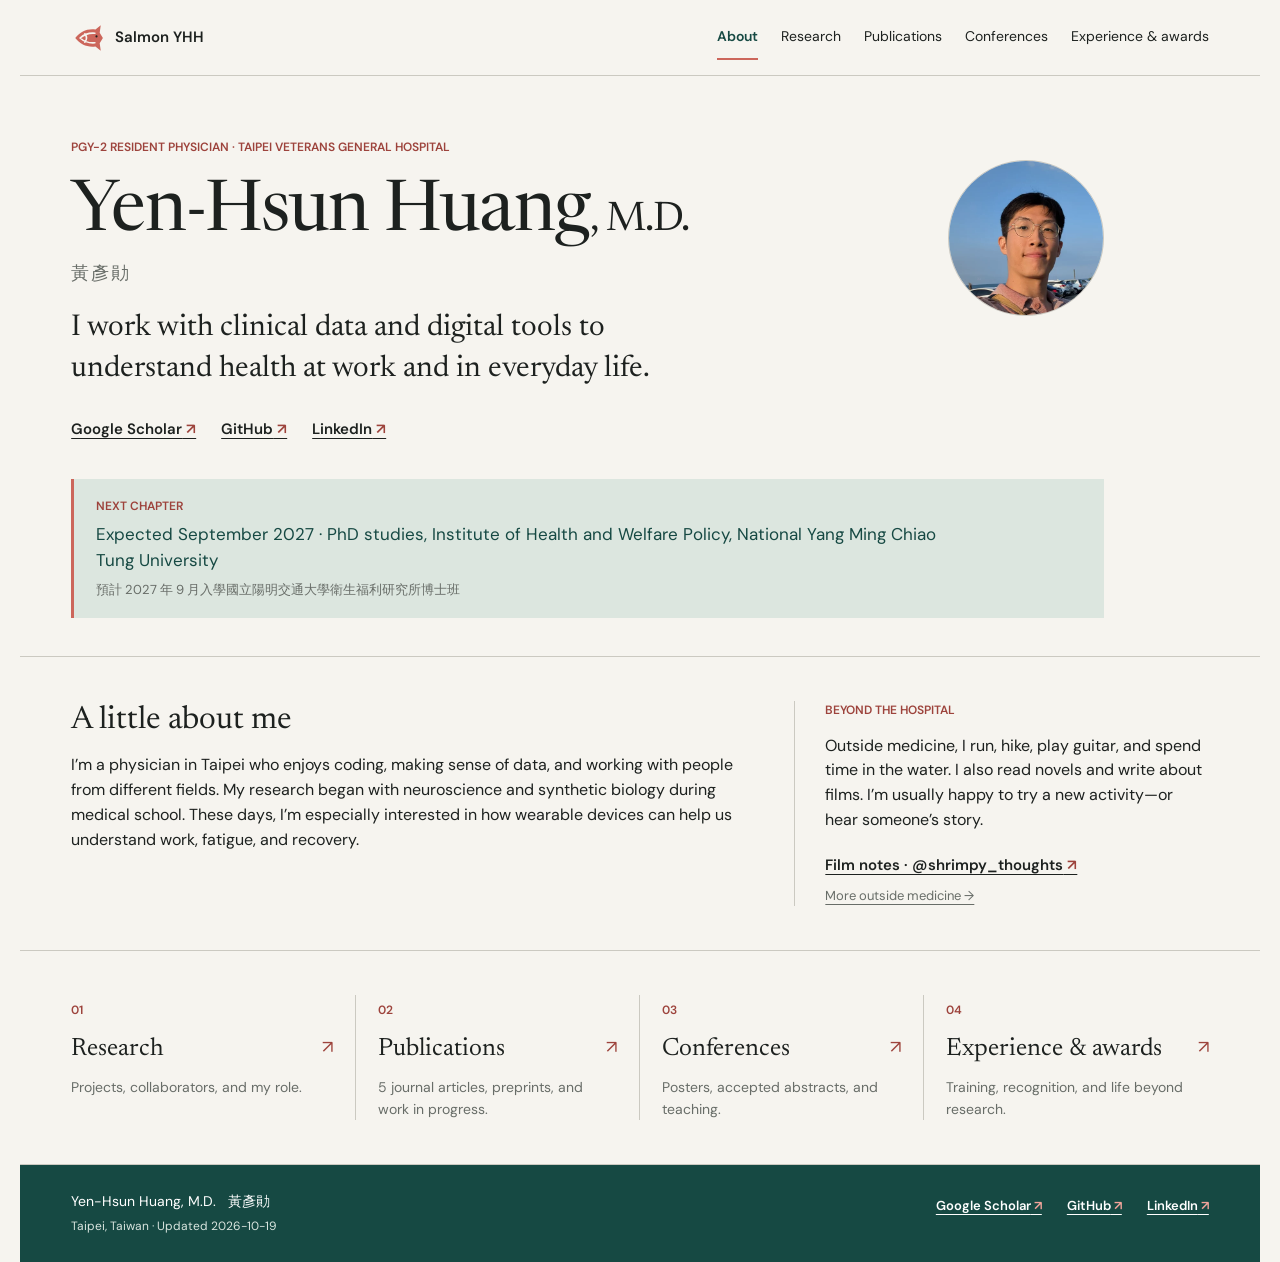
<file: index.html>
<!DOCTYPE html>
<!-- Generated by scripts/build.mjs; edit content.js or the builder, then rebuild. -->
<html lang="en">
<head>
  <meta charset="utf-8">
  <meta name="viewport" content="width=device-width, initial-scale=1">
  <meta name="theme-color" content="#f6f4ef">
  <title>About | Yen-Hsun Huang, M.D.</title>
  <meta name="description" content="黃彥勛 Yen-Hsun Huang: PGY-2 physician in Taipei working on digital devices, occupational health, clinical data, and evidence synthesis.">
  <link rel="canonical" href="https://yhhuan.github.io/">
  <meta property="og:type" content="website">
  <meta property="og:url" content="https://yhhuan.github.io/">
  <meta property="og:title" content="About | Yen-Hsun Huang, M.D.">
  <meta property="og:description" content="黃彥勛 Yen-Hsun Huang: PGY-2 physician in Taipei working on digital devices, occupational health, clinical data, and evidence synthesis.">
  <meta property="og:image" content="https://yhhuan.github.io/assets/yen-hsun-huang-avatar.webp">
  <meta property="og:image:width" content="480">
  <meta property="og:image:height" content="480">
  <meta property="og:image:alt" content="Portrait of Yen-Hsun Huang">
  <meta name="twitter:card" content="summary">
  <link rel="icon" href="assets/salmon-mark.svg" type="image/svg+xml">
  <link rel="preconnect" href="https://fonts.googleapis.com">
  <link rel="preconnect" href="https://fonts.gstatic.com" crossorigin>
  <link href="https://fonts.googleapis.com/css2?family=DM+Sans:wght@400;500;600&amp;family=Newsreader:opsz,wght@6..72,400;6..72,500&amp;display=swap" rel="stylesheet">
  <link rel="stylesheet" href="styles.css">
  <script src="script.js" defer></script>
</head>
<body data-page="index">
  <a class="skip-link" href="#main">Skip to content</a>
  <header class="site-header">
    <a class="identity" href="index.html" aria-label="Salmon YHH · About"><img src="assets/salmon-mark.svg" width="34" height="34" alt=""><span>Salmon YHH</span></a>
    <nav class="site-nav" aria-label="Primary navigation"><a href="index.html" aria-current="page">About</a><a href="research.html">Research</a><a href="publications.html">Publications</a><a href="conferences.html">Conferences</a><a href="experience.html">Experience & awards</a></nav>
  </header>
  <main id="main" tabindex="-1">
  <section class="hero" id="top" aria-labelledby="hero-title">
    <div class="hero-main"><p class="eyebrow">PGY-2 Resident Physician · Taipei Veterans General Hospital</p><h1 id="hero-title">Yen-Hsun Huang<span class="degree">, M.D.</span></h1><p class="chinese-name" lang="zh-Hant">黃彥勛</p><p class="hero-summary">I work with clinical data and digital tools to understand health at work and in everyday life.</p><nav class="hero-links" aria-label="Profile links"><a class="text-link" href="https://scholar.google.com/citations?user=qbsHLXcAAAAJ" target="_blank" rel="noopener noreferrer">Google Scholar</a><a class="text-link" href="https://github.com/YHHuan" target="_blank" rel="noopener noreferrer">GitHub</a><a class="text-link" href="https://www.linkedin.com/in/yen-hsun-huang-4866a51bb/" target="_blank" rel="noopener noreferrer">LinkedIn</a></nav></div>
    <img class="profile-photo" src="assets/yen-hsun-huang-avatar.webp" width="480" height="480" alt="Portrait of Yen-Hsun Huang" fetchpriority="high">
    <aside class="field-note"><p class="section-label">Next chapter</p><p>Expected September 2027 · PhD studies, Institute of Health and Welfare Policy, National Yang Ming Chiao Tung University</p><p class="next-chinese" lang="zh-Hant">預計 2027 年 9 月入學國立陽明交通大學衛生福利研究所博士班</p></aside>
  </section>
  <section class="section home-about" aria-labelledby="about-title"><div><h2 id="about-title">A little about me</h2><p>I’m a physician in Taipei who enjoys coding, making sense of data, and working with people from different fields. My research began with neuroscience and synthetic biology during medical school. These days, I’m especially interested in how wearable devices can help us understand work, fatigue, and recovery.</p></div><div class="personal-note"><p class="section-label">Beyond the hospital</p><p>Outside medicine, I run, hike, play guitar, and spend time in the water. I also read novels and write about films. I’m usually happy to try a new activity—or hear someone’s story.</p><a class="text-link" href="https://www.instagram.com/shrimpy_thoughts/" target="_blank" rel="noopener noreferrer">Film notes · @shrimpy_thoughts</a><a class="personal-more" href="experience.html#activities">More outside medicine →</a></div></section>
  <nav class="directory section" aria-label="Explore the profile"><a href="research.html"><span class="section-index">01</span><h2>Research<span aria-hidden="true">↗</span></h2><p>Projects, collaborators, and my role.</p></a><a href="publications.html"><span class="section-index">02</span><h2>Publications<span aria-hidden="true">↗</span></h2><p>5 journal articles, preprints, and work in progress.</p></a><a href="conferences.html"><span class="section-index">03</span><h2>Conferences<span aria-hidden="true">↗</span></h2><p>Posters, accepted abstracts, and teaching.</p></a><a href="experience.html"><span class="section-index">04</span><h2>Experience & awards<span aria-hidden="true">↗</span></h2><p>Training, recognition, and life beyond research.</p></a></nav>
</main>
  <footer class="site-footer" id="contact">
    <div><p class="footer-name">Yen-Hsun Huang, M.D. <span lang="zh-Hant">黃彥勛</span></p><p>Taipei, Taiwan · Updated 2026-10-19</p></div>
    <nav class="contact-links" aria-label="Public profiles"><a class="text-link" href="https://scholar.google.com/citations?user=qbsHLXcAAAAJ" target="_blank" rel="noopener noreferrer">Google Scholar</a><a class="text-link" href="https://github.com/YHHuan" target="_blank" rel="noopener noreferrer">GitHub</a><a class="text-link" href="https://www.linkedin.com/in/yen-hsun-huang-4866a51bb/" target="_blank" rel="noopener noreferrer">LinkedIn</a></nav>
  </footer>
</body>
</html>
</file>
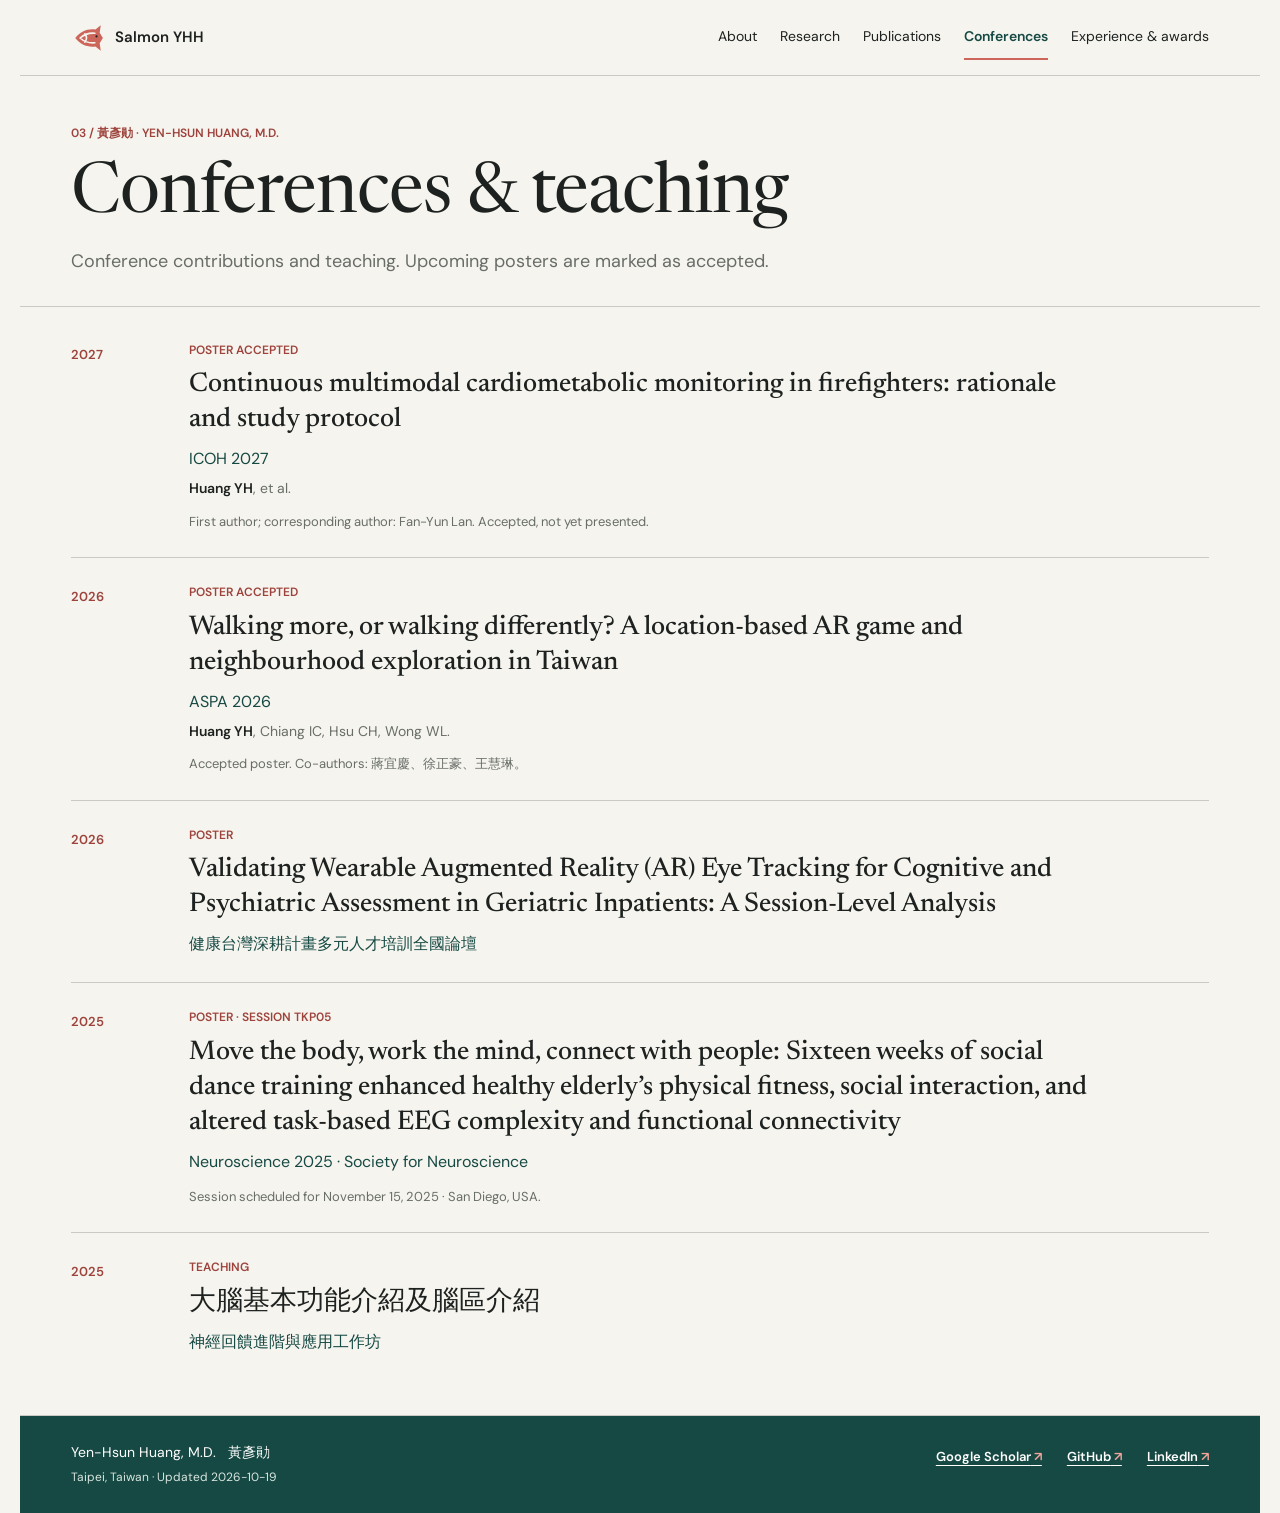
<file: conferences.html>
<!DOCTYPE html>
<!-- Generated by scripts/build.mjs; edit content.js or the builder, then rebuild. -->
<html lang="en">
<head>
  <meta charset="utf-8">
  <meta name="viewport" content="width=device-width, initial-scale=1">
  <meta name="theme-color" content="#f6f4ef">
  <title>Conferences &amp; teaching | Yen-Hsun Huang, M.D.</title>
  <meta name="description" content="Accepted posters, conference presentations, and teaching by Yen-Hsun Huang, including ICOH, ASPA, and Neuroscience.">
  <link rel="canonical" href="https://yhhuan.github.io/conferences.html">
  <meta property="og:type" content="website">
  <meta property="og:url" content="https://yhhuan.github.io/conferences.html">
  <meta property="og:title" content="Conferences &amp; teaching | Yen-Hsun Huang, M.D.">
  <meta property="og:description" content="Accepted posters, conference presentations, and teaching by Yen-Hsun Huang, including ICOH, ASPA, and Neuroscience.">
  <meta property="og:image" content="https://yhhuan.github.io/assets/yen-hsun-huang-avatar.webp">
  <meta property="og:image:width" content="480">
  <meta property="og:image:height" content="480">
  <meta property="og:image:alt" content="Portrait of Yen-Hsun Huang">
  <meta name="twitter:card" content="summary">
  <link rel="icon" href="assets/salmon-mark.svg" type="image/svg+xml">
  <link rel="preconnect" href="https://fonts.googleapis.com">
  <link rel="preconnect" href="https://fonts.gstatic.com" crossorigin>
  <link href="https://fonts.googleapis.com/css2?family=DM+Sans:wght@400;500;600&amp;family=Newsreader:opsz,wght@6..72,400;6..72,500&amp;display=swap" rel="stylesheet">
  <link rel="stylesheet" href="styles.css">
  <script src="script.js" defer></script>
</head>
<body data-page="conferences">
  <a class="skip-link" href="#main">Skip to content</a>
  <header class="site-header">
    <a class="identity" href="index.html" aria-label="Salmon YHH · About"><img src="assets/salmon-mark.svg" width="34" height="34" alt=""><span>Salmon YHH</span></a>
    <nav class="site-nav" aria-label="Primary navigation"><a href="index.html">About</a><a href="research.html">Research</a><a href="publications.html">Publications</a><a href="conferences.html" aria-current="page">Conferences</a><a href="experience.html">Experience & awards</a></nav>
  </header>
  <main id="main" tabindex="-1"><header class="page-heading"><p class="eyebrow">03 / 黃彥勛 · Yen-Hsun Huang, M.D.</p><h1>Conferences &amp; teaching</h1><p>Conference contributions and teaching. Upcoming posters are marked as accepted.</p></header>
  <section class="section compact-section" aria-label="Conference and teaching record"><ol class="conference-list"><li class="conference"><p class="timeline-date">2027</p><div><p class="section-label">Poster accepted</p><h2>Continuous multimodal cardiometabolic monitoring in firefighters: rationale and study protocol</h2><p class="conference-venue">ICOH 2027</p><p class="authors"><strong>Huang YH</strong>, et al.</p><p class="record-note">First author; corresponding author: Fan-Yun Lan. Accepted, not yet presented.</p></div></li><li class="conference"><p class="timeline-date">2026</p><div><p class="section-label">Poster accepted</p><h2>Walking more, or walking differently? A location-based AR game and neighbourhood exploration in Taiwan</h2><p class="conference-venue">ASPA 2026</p><p class="authors"><strong>Huang YH</strong>, Chiang IC, Hsu CH, Wong WL.</p><p class="record-note">Accepted poster. Co-authors: 蔣宜慶、徐正豪、王慧琳。</p></div></li><li class="conference"><p class="timeline-date">2026</p><div><p class="section-label">Poster</p><h2>Validating Wearable Augmented Reality (AR) Eye Tracking for Cognitive and Psychiatric Assessment in Geriatric Inpatients: A Session-Level Analysis</h2><p class="conference-venue">健康台灣深耕計畫多元人才培訓全國論壇</p></div></li><li class="conference"><p class="timeline-date">2025</p><div><p class="section-label">Poster · Session TKP05</p><h2>Move the body, work the mind, connect with people: Sixteen weeks of social dance training enhanced healthy elderly’s physical fitness, social interaction, and altered task-based EEG complexity and functional connectivity</h2><p class="conference-venue">Neuroscience 2025 · Society for Neuroscience</p><p class="record-note">Session scheduled for November 15, 2025 · San Diego, USA.</p></div></li><li class="conference"><p class="timeline-date">2025</p><div><p class="section-label">Teaching</p><h2>大腦基本功能介紹及腦區介紹</h2><p class="conference-venue">神經回饋進階與應用工作坊</p></div></li></ol></section></main>
  <footer class="site-footer" id="contact">
    <div><p class="footer-name">Yen-Hsun Huang, M.D. <span lang="zh-Hant">黃彥勛</span></p><p>Taipei, Taiwan · Updated 2026-10-19</p></div>
    <nav class="contact-links" aria-label="Public profiles"><a class="text-link" href="https://scholar.google.com/citations?user=qbsHLXcAAAAJ" target="_blank" rel="noopener noreferrer">Google Scholar</a><a class="text-link" href="https://github.com/YHHuan" target="_blank" rel="noopener noreferrer">GitHub</a><a class="text-link" href="https://www.linkedin.com/in/yen-hsun-huang-4866a51bb/" target="_blank" rel="noopener noreferrer">LinkedIn</a></nav>
  </footer>
</body>
</html>
</file>
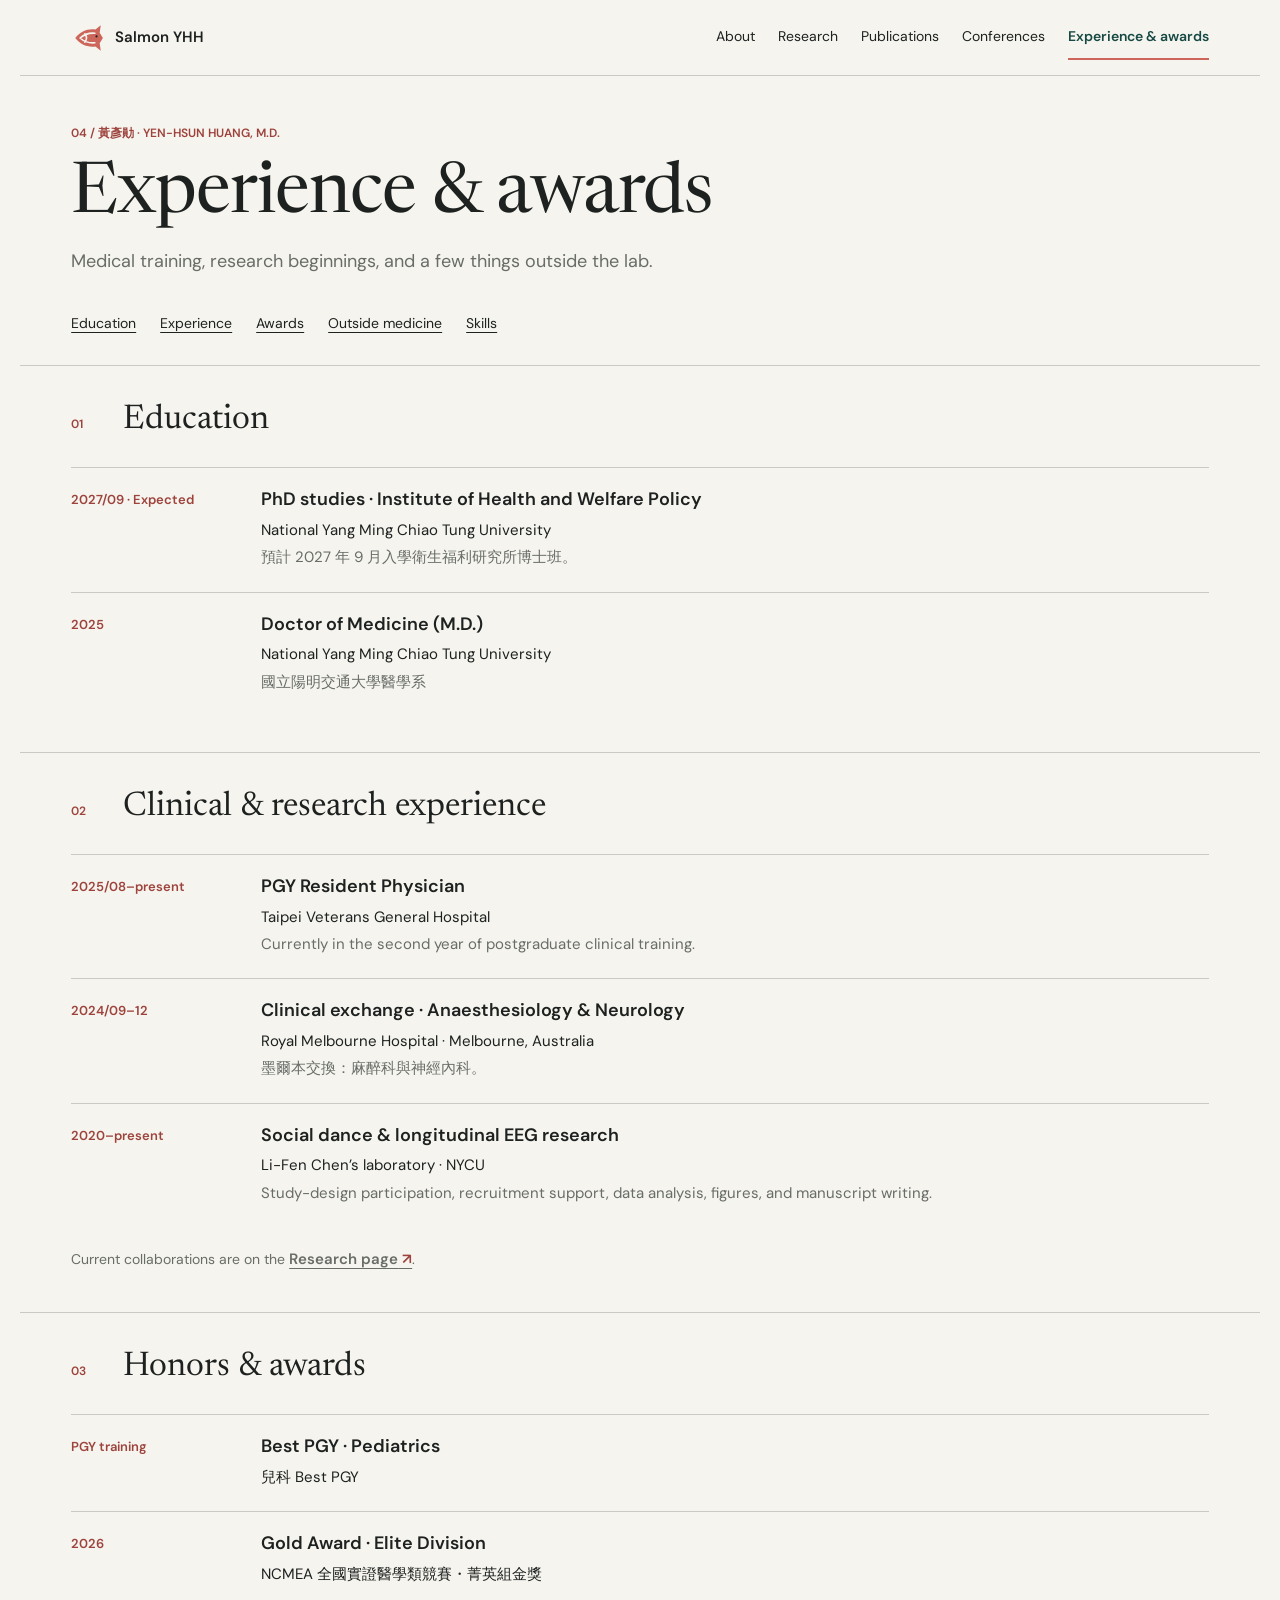
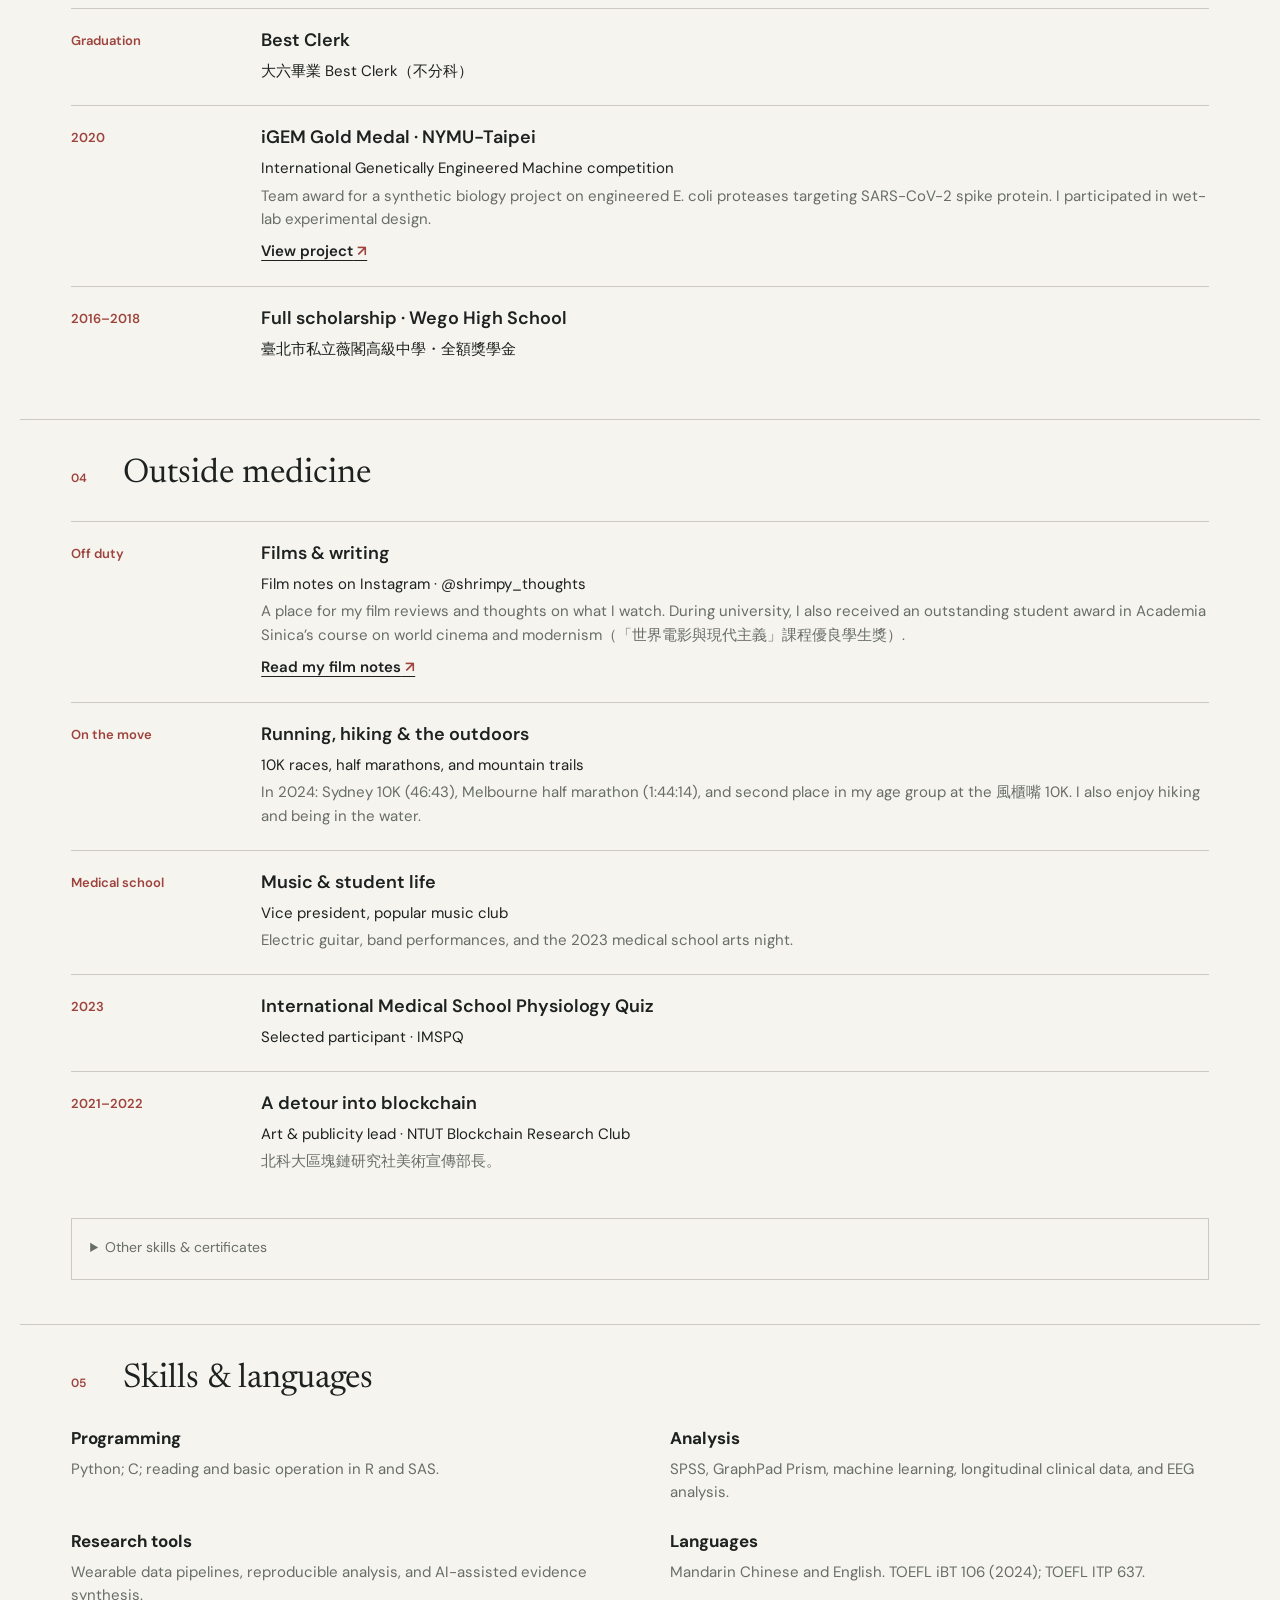
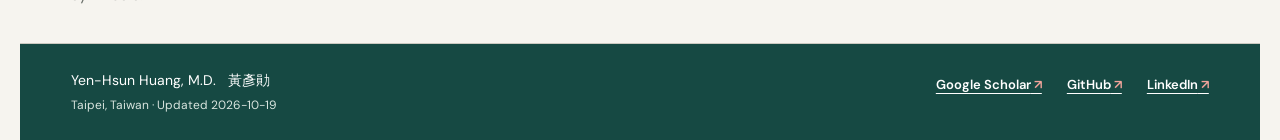
<file: experience.html>
<!DOCTYPE html>
<!-- Generated by scripts/build.mjs; edit content.js or the builder, then rebuild. -->
<html lang="en">
<head>
  <meta charset="utf-8">
  <meta name="viewport" content="width=device-width, initial-scale=1">
  <meta name="theme-color" content="#f6f4ef">
  <title>Experience &amp; awards | Yen-Hsun Huang, M.D.</title>
  <meta name="description" content="Education, clinical and research experience, honors, student activities, and skills of Yen-Hsun Huang.">
  <link rel="canonical" href="https://yhhuan.github.io/experience.html">
  <meta property="og:type" content="website">
  <meta property="og:url" content="https://yhhuan.github.io/experience.html">
  <meta property="og:title" content="Experience &amp; awards | Yen-Hsun Huang, M.D.">
  <meta property="og:description" content="Education, clinical and research experience, honors, student activities, and skills of Yen-Hsun Huang.">
  <meta property="og:image" content="https://yhhuan.github.io/assets/yen-hsun-huang-avatar.webp">
  <meta property="og:image:width" content="480">
  <meta property="og:image:height" content="480">
  <meta property="og:image:alt" content="Portrait of Yen-Hsun Huang">
  <meta name="twitter:card" content="summary">
  <link rel="icon" href="assets/salmon-mark.svg" type="image/svg+xml">
  <link rel="preconnect" href="https://fonts.googleapis.com">
  <link rel="preconnect" href="https://fonts.gstatic.com" crossorigin>
  <link href="https://fonts.googleapis.com/css2?family=DM+Sans:wght@400;500;600&amp;family=Newsreader:opsz,wght@6..72,400;6..72,500&amp;display=swap" rel="stylesheet">
  <link rel="stylesheet" href="styles.css">
  <script src="script.js" defer></script>
</head>
<body data-page="experience">
  <a class="skip-link" href="#main">Skip to content</a>
  <header class="site-header">
    <a class="identity" href="index.html" aria-label="Salmon YHH · About"><img src="assets/salmon-mark.svg" width="34" height="34" alt=""><span>Salmon YHH</span></a>
    <nav class="site-nav" aria-label="Primary navigation"><a href="index.html">About</a><a href="research.html">Research</a><a href="publications.html">Publications</a><a href="conferences.html">Conferences</a><a href="experience.html" aria-current="page">Experience & awards</a></nav>
  </header>
  <main id="main" tabindex="-1"><header class="page-heading"><p class="eyebrow">04 / 黃彥勛 · Yen-Hsun Huang, M.D.</p><h1>Experience &amp; awards</h1><p>Medical training, research beginnings, and a few things outside the lab.</p></header>
  <nav class="section-jump" aria-label="On this page"><a href="#education">Education</a><a href="#training">Experience</a><a href="#awards">Awards</a><a href="#activities">Outside medicine</a><a href="#skills">Skills</a></nav>
  <section class="section compact-section" id="education" aria-labelledby="education-title"><div class="section-heading"><p class="section-index">01</p><h2 id="education-title">Education</h2></div><ol class="timeline"><li><p class="timeline-date">2027/09 · Expected</p><div><h3>PhD studies · Institute of Health and Welfare Policy</h3><p>National Yang Ming Chiao Tung University</p><p class="muted">預計 2027 年 9 月入學衛生福利研究所博士班。</p></div></li>
<li><p class="timeline-date">2025</p><div><h3>Doctor of Medicine (M.D.)</h3><p>National Yang Ming Chiao Tung University</p><p class="muted">國立陽明交通大學醫學系</p></div></li></ol></section>
  <section class="section compact-section" id="training" aria-labelledby="training-title"><div class="section-heading"><p class="section-index">02</p><h2 id="training-title">Clinical & research experience</h2></div><ol class="timeline"><li><p class="timeline-date">2025/08–present</p><div><h3>PGY Resident Physician</h3><p>Taipei Veterans General Hospital</p><p class="muted">Currently in the second year of postgraduate clinical training.</p></div></li>
<li><p class="timeline-date">2024/09–12</p><div><h3>Clinical exchange · Anaesthesiology &amp; Neurology</h3><p>Royal Melbourne Hospital · Melbourne, Australia</p><p class="muted">墨爾本交換：麻醉科與神經內科。</p></div></li>
<li><p class="timeline-date">2020–present</p><div><h3>Social dance &amp; longitudinal EEG research</h3><p>Li-Fen Chen’s laboratory · NYCU</p><p class="muted">Study-design participation, recruitment support, data analysis, figures, and manuscript writing.</p></div></li></ol><p class="section-tail">Current collaborations are on the <a class="text-link" href="research.html">Research page</a>.</p></section>
  <section class="section compact-section" id="awards" aria-labelledby="awards-title"><div class="section-heading"><p class="section-index">03</p><h2 id="awards-title">Honors & awards</h2></div><ol class="timeline"><li><p class="timeline-date">PGY training</p><div><h3>Best PGY · Pediatrics</h3><p>兒科 Best PGY</p></div></li>
<li><p class="timeline-date">2026</p><div><h3>Gold Award · Elite Division</h3><p>NCMEA 全國實證醫學類競賽・菁英組金獎</p></div></li>
<li><p class="timeline-date">Graduation</p><div><h3>Best Clerk</h3><p>大六畢業 Best Clerk（不分科）</p></div></li>
<li><p class="timeline-date">2020</p><div><h3>iGEM Gold Medal · NYMU-Taipei</h3><p>International Genetically Engineered Machine competition</p><p class="muted">Team award for a synthetic biology project on engineered E. coli proteases targeting SARS-CoV-2 spike protein. I participated in wet-lab experimental design.</p><a class="text-link" href="https://2020.igem.org/Team:NYMU-Taipei/Description" target="_blank" rel="noopener noreferrer">View project</a></div></li>
<li><p class="timeline-date">2016–2018</p><div><h3>Full scholarship · Wego High School</h3><p>臺北市私立薇閣高級中學・全額獎學金</p></div></li></ol></section>
  <section class="section compact-section" id="activities" aria-labelledby="activities-title"><div class="section-heading"><p class="section-index">04</p><h2 id="activities-title">Outside medicine</h2></div><ol class="timeline"><li><p class="timeline-date">Off duty</p><div><h3>Films &amp; writing</h3><p>Film notes on Instagram · @shrimpy_thoughts</p><p class="muted">A place for my film reviews and thoughts on what I watch. During university, I also received an outstanding student award in Academia Sinica’s course on world cinema and modernism（「世界電影與現代主義」課程優良學生獎）.</p><a class="text-link" href="https://www.instagram.com/shrimpy_thoughts/" target="_blank" rel="noopener noreferrer">Read my film notes</a></div></li>
<li><p class="timeline-date">On the move</p><div><h3>Running, hiking &amp; the outdoors</h3><p>10K races, half marathons, and mountain trails</p><p class="muted">In 2024: Sydney 10K (46:43), Melbourne half marathon (1:44:14), and second place in my age group at the 風櫃嘴 10K. I also enjoy hiking and being in the water.</p></div></li>
<li><p class="timeline-date">Medical school</p><div><h3>Music &amp; student life</h3><p>Vice president, popular music club</p><p class="muted">Electric guitar, band performances, and the 2023 medical school arts night.</p></div></li>
<li><p class="timeline-date">2023</p><div><h3>International Medical School Physiology Quiz</h3><p>Selected participant · IMSPQ</p></div></li>
<li><p class="timeline-date">2021–2022</p><div><h3>A detour into blockchain</h3><p>Art &amp; publicity lead · NTUT Blockchain Research Club</p><p class="muted">北科大區塊鏈研究社美術宣傳部長。</p></div></li></ol>
    <details class="side-notes" id="other-skills"><summary>Other skills &amp; certificates</summary><p>Mostly things I learned because they looked fun.</p><dl class="extra-skills"><div><dt>Freediving</dt><dd>AIDA 2</dd></div><div><dt>Scuba diving</dt><dd>Open Water (OW) · Advanced Open Water (AOW)</dd></div><div><dt>Water safety</dt><dd>Lifeguard certification · 救生員證照</dd></div><div><dt>On the road</dt><dd>Heavy motorcycle licence · 重機駕照</dd></div><div><dt>A different kind of class</dt><dd>CBA Level B · 區塊鏈數位轉型商業規劃師</dd></div></dl></details>
  </section>
  <section class="section compact-section" id="skills" aria-labelledby="skills-title"><div class="section-heading"><p class="section-index">05</p><h2 id="skills-title">Skills & languages</h2></div><div class="methods"><div><h3>Programming</h3><p>Python; C; reading and basic operation in R and SAS.</p></div><div><h3>Analysis</h3><p>SPSS, GraphPad Prism, machine learning, longitudinal clinical data, and EEG analysis.</p></div><div><h3>Research tools</h3><p>Wearable data pipelines, reproducible analysis, and AI-assisted evidence synthesis.</p></div><div><h3>Languages</h3><p>Mandarin Chinese and English. TOEFL iBT 106 (2024); TOEFL ITP 637.</p></div></div></section></main>
  <footer class="site-footer" id="contact">
    <div><p class="footer-name">Yen-Hsun Huang, M.D. <span lang="zh-Hant">黃彥勛</span></p><p>Taipei, Taiwan · Updated 2026-10-19</p></div>
    <nav class="contact-links" aria-label="Public profiles"><a class="text-link" href="https://scholar.google.com/citations?user=qbsHLXcAAAAJ" target="_blank" rel="noopener noreferrer">Google Scholar</a><a class="text-link" href="https://github.com/YHHuan" target="_blank" rel="noopener noreferrer">GitHub</a><a class="text-link" href="https://www.linkedin.com/in/yen-hsun-huang-4866a51bb/" target="_blank" rel="noopener noreferrer">LinkedIn</a></nav>
  </footer>
</body>
</html>
</file>
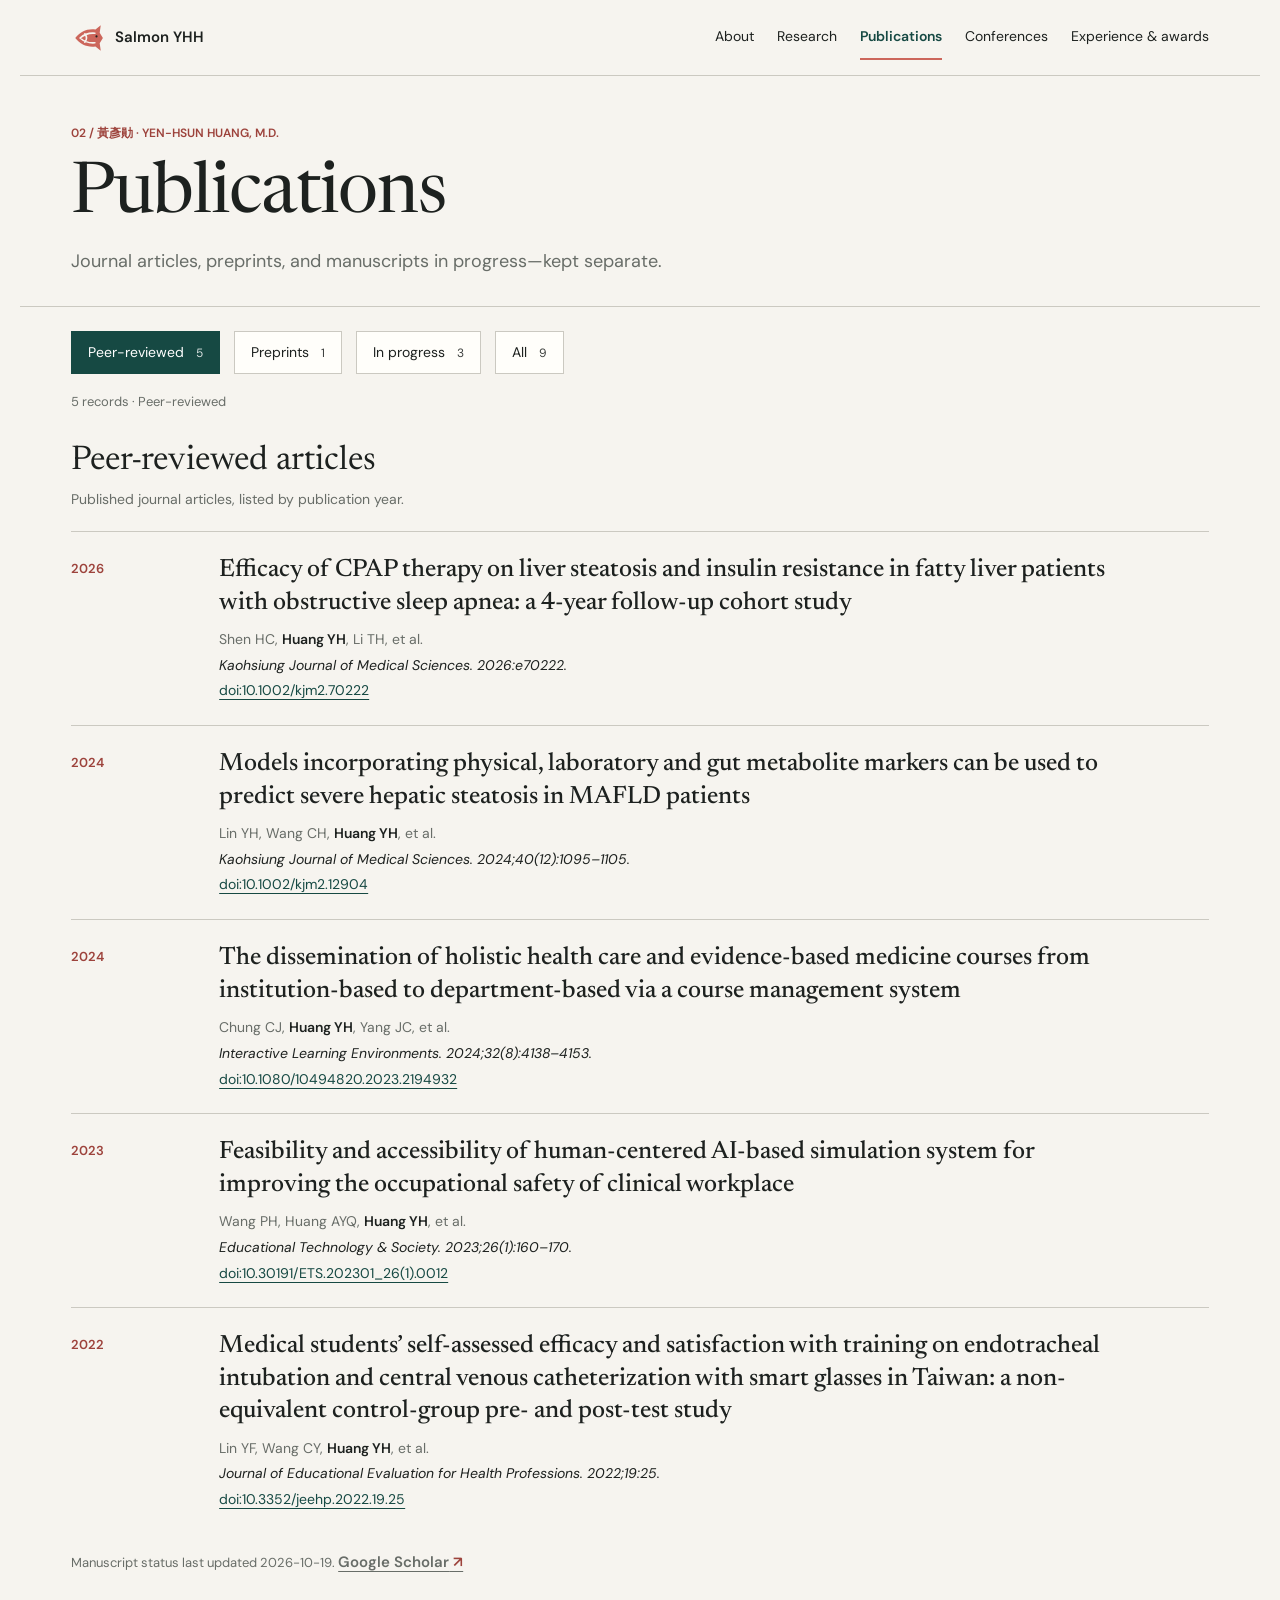
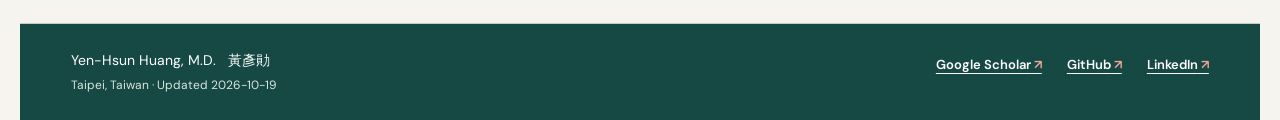
<file: publications.html>
<!DOCTYPE html>
<!-- Generated by scripts/build.mjs; edit content.js or the builder, then rebuild. -->
<html lang="en">
<head>
  <meta charset="utf-8">
  <meta name="viewport" content="width=device-width, initial-scale=1">
  <meta name="theme-color" content="#f6f4ef">
  <title>Publications | Yen-Hsun Huang, M.D.</title>
  <meta name="description" content="Peer-reviewed journal articles, preprints, and ongoing manuscripts by Yen-Hsun Huang, M.D.">
  <link rel="canonical" href="https://yhhuan.github.io/publications.html">
  <meta property="og:type" content="website">
  <meta property="og:url" content="https://yhhuan.github.io/publications.html">
  <meta property="og:title" content="Publications | Yen-Hsun Huang, M.D.">
  <meta property="og:description" content="Peer-reviewed journal articles, preprints, and ongoing manuscripts by Yen-Hsun Huang, M.D.">
  <meta property="og:image" content="https://yhhuan.github.io/assets/yen-hsun-huang-avatar.webp">
  <meta property="og:image:width" content="480">
  <meta property="og:image:height" content="480">
  <meta property="og:image:alt" content="Portrait of Yen-Hsun Huang">
  <meta name="twitter:card" content="summary">
  <link rel="icon" href="assets/salmon-mark.svg" type="image/svg+xml">
  <link rel="preconnect" href="https://fonts.googleapis.com">
  <link rel="preconnect" href="https://fonts.gstatic.com" crossorigin>
  <link href="https://fonts.googleapis.com/css2?family=DM+Sans:wght@400;500;600&amp;family=Newsreader:opsz,wght@6..72,400;6..72,500&amp;display=swap" rel="stylesheet">
  <link rel="stylesheet" href="styles.css">
  <script src="script.js" defer></script>
</head>
<body data-page="publications">
  <a class="skip-link" href="#main">Skip to content</a>
  <header class="site-header">
    <a class="identity" href="index.html" aria-label="Salmon YHH · About"><img src="assets/salmon-mark.svg" width="34" height="34" alt=""><span>Salmon YHH</span></a>
    <nav class="site-nav" aria-label="Primary navigation"><a href="index.html">About</a><a href="research.html">Research</a><a href="publications.html" aria-current="page">Publications</a><a href="conferences.html">Conferences</a><a href="experience.html">Experience & awards</a></nav>
  </header>
  <main id="main" tabindex="-1"><header class="page-heading"><p class="eyebrow">02 / 黃彥勛 · Yen-Hsun Huang, M.D.</p><h1>Publications</h1><p>Journal articles, preprints, and manuscripts in progress—kept separate.</p></header>
  <section class="section publication-section" aria-label="Publication record">
    <nav class="filter-bar" aria-label="Publication status"><a href="#published" data-filter="published">Peer-reviewed<span>5</span></a><a href="#preprints" data-filter="preprints">Preprints<span>1</span></a><a href="#in-progress" data-filter="in-progress">In progress<span>3</span></a><a href="#all" data-filter="all">All<span>9</span></a></nav>
    <div id="all">
    <p class="filter-result muted" role="status" aria-live="polite" id="filter-result">9 records · Author names and citation style are consistent throughout.</p>
    <div id="publication-groups"><section class="publication-group" id="published" aria-labelledby="published-title"><h2 id="published-title">Peer-reviewed articles</h2><p class="group-intro">Published journal articles, listed by publication year.</p><ol class="publication-list"><li class="publication" id="cpap"><p class="publication-year">2026</p><div><h3>Efficacy of CPAP therapy on liver steatosis and insulin resistance in fatty liver patients with obstructive sleep apnea: a 4-year follow-up cohort study</h3><p class="authors">Shen HC, <strong>Huang YH</strong>, Li TH, et al.</p><p class="venue">Kaohsiung Journal of Medical Sciences. 2026:e70222.</p><p class="doi"><a class="doi-link" href="https://doi.org/10.1002/kjm2.70222" target="_blank" rel="noopener noreferrer">doi:10.1002/kjm2.70222</a></p></div></li><li class="publication" id="mafld"><p class="publication-year">2024</p><div><h3>Models incorporating physical, laboratory and gut metabolite markers can be used to predict severe hepatic steatosis in MAFLD patients</h3><p class="authors">Lin YH, Wang CH, <strong>Huang YH</strong>, et al.</p><p class="venue">Kaohsiung Journal of Medical Sciences. 2024;40(12):1095–1105.</p><p class="doi"><a class="doi-link" href="https://doi.org/10.1002/kjm2.12904" target="_blank" rel="noopener noreferrer">doi:10.1002/kjm2.12904</a></p></div></li><li class="publication" id="course-management"><p class="publication-year">2024</p><div><h3>The dissemination of holistic health care and evidence-based medicine courses from institution-based to department-based via a course management system</h3><p class="authors">Chung CJ, <strong>Huang YH</strong>, Yang JC, et al.</p><p class="venue">Interactive Learning Environments. 2024;32(8):4138–4153.</p><p class="doi"><a class="doi-link" href="https://doi.org/10.1080/10494820.2023.2194932" target="_blank" rel="noopener noreferrer">doi:10.1080/10494820.2023.2194932</a></p></div></li><li class="publication" id="ai-safety"><p class="publication-year">2023</p><div><h3>Feasibility and accessibility of human-centered AI-based simulation system for improving the occupational safety of clinical workplace</h3><p class="authors">Wang PH, Huang AYQ, <strong>Huang YH</strong>, et al.</p><p class="venue">Educational Technology &amp; Society. 2023;26(1):160–170.</p><p class="doi"><a class="doi-link" href="https://doi.org/10.30191/ETS.202301_26(1).0012" target="_blank" rel="noopener noreferrer">doi:10.30191/ETS.202301_26(1).0012</a></p></div></li><li class="publication" id="smart-glasses"><p class="publication-year">2022</p><div><h3>Medical students’ self-assessed efficacy and satisfaction with training on endotracheal intubation and central venous catheterization with smart glasses in Taiwan: a non-equivalent control-group pre- and post-test study</h3><p class="authors">Lin YF, Wang CY, <strong>Huang YH</strong>, et al.</p><p class="venue">Journal of Educational Evaluation for Health Professions. 2022;19:25.</p><p class="doi"><a class="doi-link" href="https://doi.org/10.3352/jeehp.2022.19.25" target="_blank" rel="noopener noreferrer">doi:10.3352/jeehp.2022.19.25</a></p></div></li></ol></section><section class="publication-group" id="preprints" aria-labelledby="preprints-title"><h2 id="preprints-title">Preprints</h2><p class="group-intro">Public manuscripts that have not undergone journal peer review.</p><ol class="publication-list"><li class="publication" id="lumen"><p class="publication-year">2026</p><div><h3>LUMEN: Cost-transparent multi-agent pipeline for automated systematic review and meta-analysis</h3><p class="authors"><strong>Huang YH</strong>, Lin YS.</p><p class="venue">arXiv [Preprint]. 2026;arXiv:2606.28362.</p><p class="doi"><a class="doi-link" href="https://doi.org/10.48550/arXiv.2606.28362" target="_blank" rel="noopener noreferrer">doi:10.48550/arXiv.2606.28362</a></p><p class="record-note">Preprint; not a peer-reviewed publication.</p><a class="text-link" href="https://arxiv.org/abs/2606.28362" target="_blank" rel="noopener noreferrer">Read preprint</a></div></li></ol></section><section class="publication-group" id="in-progress" aria-labelledby="in-progress-title"><h2 id="in-progress-title">Manuscripts in progress</h2><p class="group-intro">Submitted and unfinished work, with each manuscript’s current status stated separately.</p><ol class="publication-list"><li class="publication" id="masld-trajectories"><p class="publication-year">Submitted</p><div><h3>Associations of CT-derived adiposity phenotypes with hepatorenal trajectories and cardiovascular risk in MASLD</h3><p class="authors">Li TH, <strong>Huang YH</strong>, Zhuo ZW, et al.</p><p class="venue">Manuscript submitted to Hepatology International.</p></div></li><li class="publication" id="potassium"><p class="publication-year">In preparation</p><div><h3>Early potassium response to mineralocorticoid receptor antagonist therapy and cardiovascular outcomes in primary aldosteronism: a landmark cohort study</h3><p class="authors">Chen SH, <strong>Huang YH</strong>, Lee YH, et al.</p><p class="venue">Manuscript being prepared for submission.</p></div></li><li class="publication" id="dance-eeg"><p class="publication-year">In revision</p><div><h3>The effects of 16-week social dance training on cognitive resilience, social interaction, and memory retrieval in healthy elderly: a longitudinal EEG study</h3><p class="authors"><strong>Huang YH</strong>, et al.</p><p class="venue">Manuscript in revision; not yet submitted.</p></div></li></ol></section></div>
    </div>
    <p class="record-note">Manuscript status last updated 2026-10-19. <a class="text-link" href="https://scholar.google.com/citations?user=qbsHLXcAAAAJ" target="_blank" rel="noopener noreferrer">Google Scholar</a></p>
  </section></main>
  <footer class="site-footer" id="contact">
    <div><p class="footer-name">Yen-Hsun Huang, M.D. <span lang="zh-Hant">黃彥勛</span></p><p>Taipei, Taiwan · Updated 2026-10-19</p></div>
    <nav class="contact-links" aria-label="Public profiles"><a class="text-link" href="https://scholar.google.com/citations?user=qbsHLXcAAAAJ" target="_blank" rel="noopener noreferrer">Google Scholar</a><a class="text-link" href="https://github.com/YHHuan" target="_blank" rel="noopener noreferrer">GitHub</a><a class="text-link" href="https://www.linkedin.com/in/yen-hsun-huang-4866a51bb/" target="_blank" rel="noopener noreferrer">LinkedIn</a></nav>
  </footer>
</body>
</html>
</file>
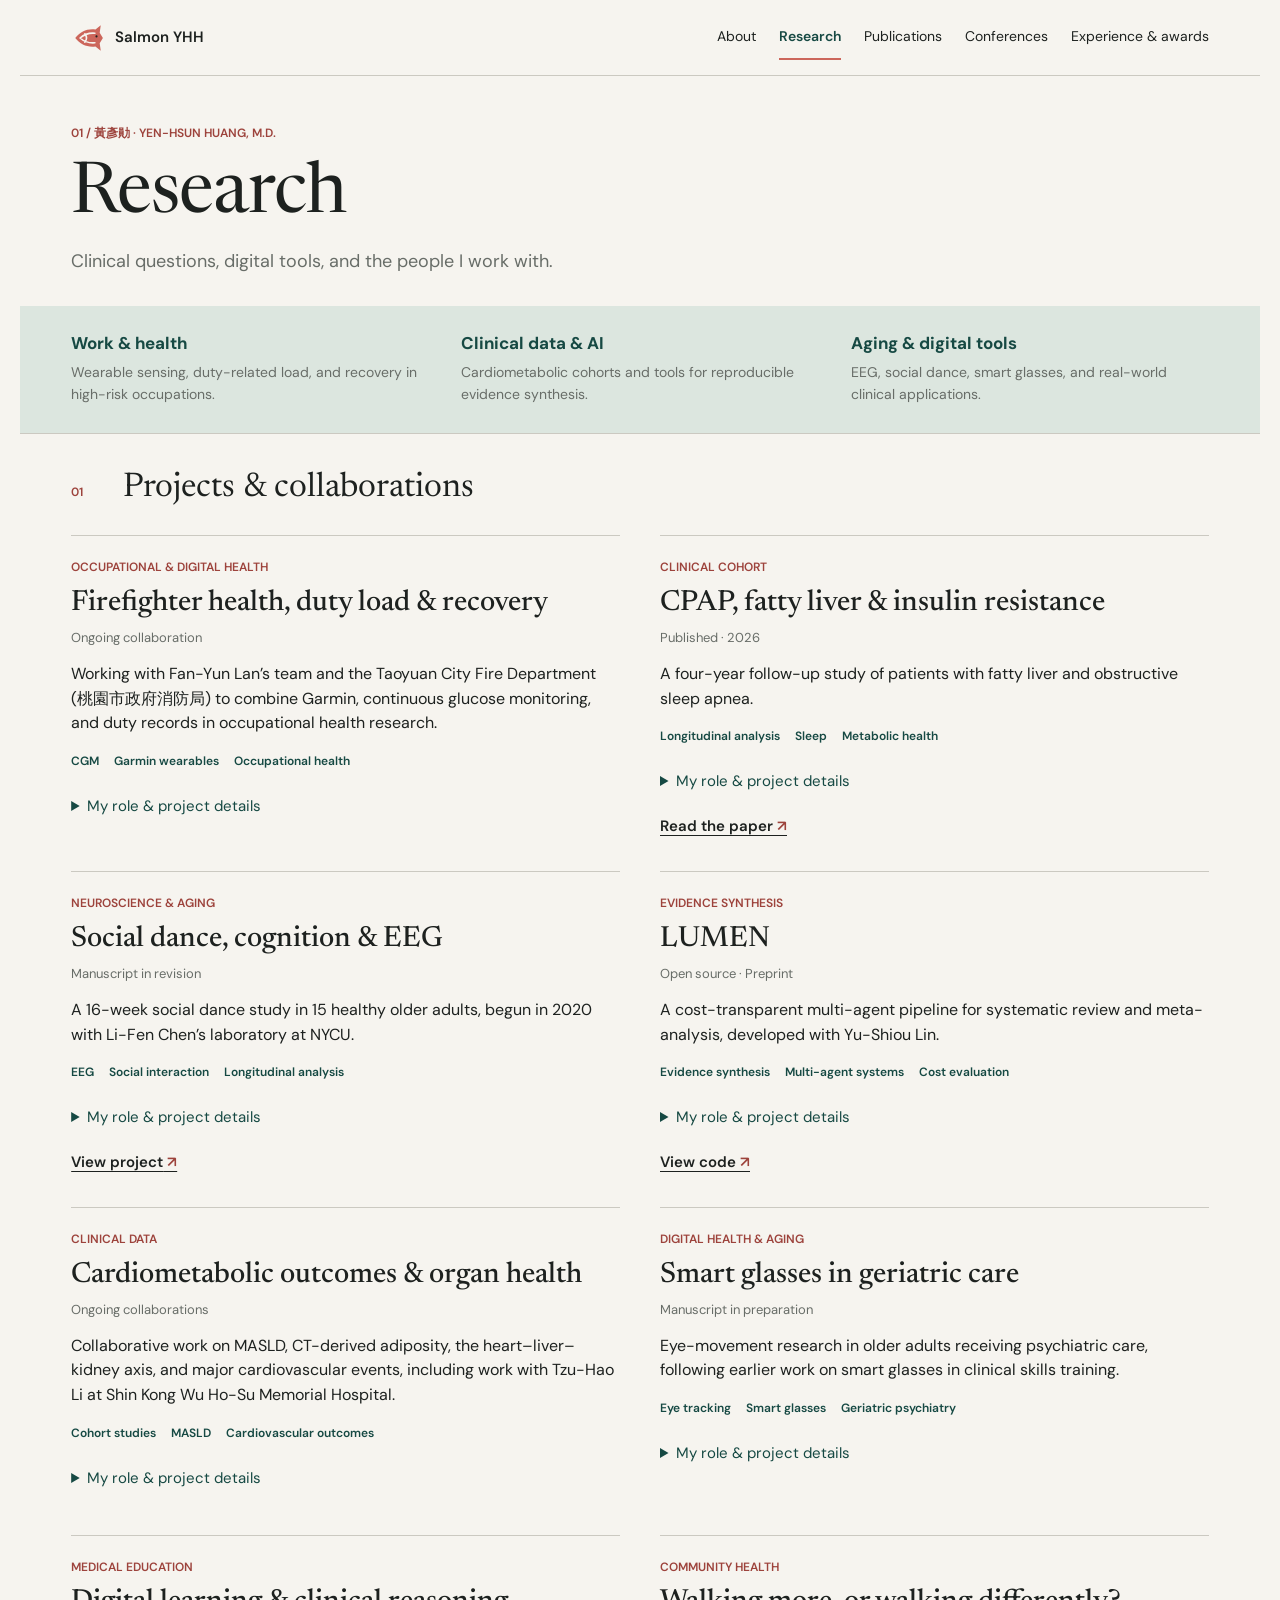
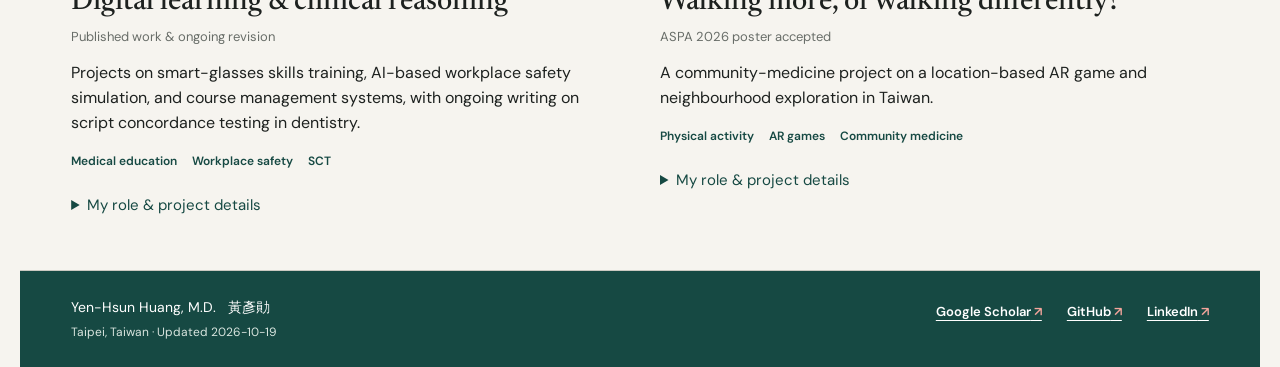
<file: research.html>
<!DOCTYPE html>
<!-- Generated by scripts/build.mjs; edit content.js or the builder, then rebuild. -->
<html lang="en">
<head>
  <meta charset="utf-8">
  <meta name="viewport" content="width=device-width, initial-scale=1">
  <meta name="theme-color" content="#f6f4ef">
  <title>Research | Yen-Hsun Huang, M.D.</title>
  <meta name="description" content="Wearable devices, firefighter health, clinical cohorts, EEG, smart glasses, and evidence synthesis projects by Yen-Hsun Huang.">
  <link rel="canonical" href="https://yhhuan.github.io/research.html">
  <meta property="og:type" content="website">
  <meta property="og:url" content="https://yhhuan.github.io/research.html">
  <meta property="og:title" content="Research | Yen-Hsun Huang, M.D.">
  <meta property="og:description" content="Wearable devices, firefighter health, clinical cohorts, EEG, smart glasses, and evidence synthesis projects by Yen-Hsun Huang.">
  <meta property="og:image" content="https://yhhuan.github.io/assets/yen-hsun-huang-avatar.webp">
  <meta property="og:image:width" content="480">
  <meta property="og:image:height" content="480">
  <meta property="og:image:alt" content="Portrait of Yen-Hsun Huang">
  <meta name="twitter:card" content="summary">
  <link rel="icon" href="assets/salmon-mark.svg" type="image/svg+xml">
  <link rel="preconnect" href="https://fonts.googleapis.com">
  <link rel="preconnect" href="https://fonts.gstatic.com" crossorigin>
  <link href="https://fonts.googleapis.com/css2?family=DM+Sans:wght@400;500;600&amp;family=Newsreader:opsz,wght@6..72,400;6..72,500&amp;display=swap" rel="stylesheet">
  <link rel="stylesheet" href="styles.css">
  <script src="script.js" defer></script>
</head>
<body data-page="research">
  <a class="skip-link" href="#main">Skip to content</a>
  <header class="site-header">
    <a class="identity" href="index.html" aria-label="Salmon YHH · About"><img src="assets/salmon-mark.svg" width="34" height="34" alt=""><span>Salmon YHH</span></a>
    <nav class="site-nav" aria-label="Primary navigation"><a href="index.html">About</a><a href="research.html" aria-current="page">Research</a><a href="publications.html">Publications</a><a href="conferences.html">Conferences</a><a href="experience.html">Experience & awards</a></nav>
  </header>
  <main id="main" tabindex="-1"><header class="page-heading"><p class="eyebrow">01 / 黃彥勛 · Yen-Hsun Huang, M.D.</p><h1>Research</h1><p>Clinical questions, digital tools, and the people I work with.</p></header>
  <section class="theme-strip" aria-label="Research themes"><div><h2>Work &amp; health</h2><p>Wearable sensing, duty-related load, and recovery in high-risk occupations.</p></div><div><h2>Clinical data &amp; AI</h2><p>Cardiometabolic cohorts and tools for reproducible evidence synthesis.</p></div><div><h2>Aging &amp; digital tools</h2><p>EEG, social dance, smart glasses, and real-world clinical applications.</p></div></section>
  <section class="section compact-section" aria-labelledby="projects-title"><div class="section-heading"><p class="section-index">01</p><h2 id="projects-title">Projects & collaborations</h2></div>
    <div class="project-list"><article class="project" id="firefighters"><p class="section-label">Occupational &amp; digital health</p><h3>Firefighter health, duty load &amp; recovery</h3><p class="project-status">Ongoing collaboration</p><p>Working with Fan-Yun Lan’s team and the Taoyuan City Fire Department (桃園市政府消防局) to combine Garmin, continuous glucose monitoring, and duty records in occupational health research.</p><ul class="method-tags" aria-label="Methods"><li>CGM</li><li>Garmin wearables</li><li>Occupational health</li></ul><details><summary>My role &amp; project details</summary><p>Partner communication, study planning, data pipelines, and policy-related writing. The next research questions concern physiological responses to duty and opportunities for recovery; the protocol poster is accepted for ICOH 2027.</p></details></article>
<article class="project" id="cpap-study"><p class="section-label">Clinical cohort</p><h3>CPAP, fatty liver &amp; insulin resistance</h3><p class="project-status">Published · 2026</p><p>A four-year follow-up study of patients with fatty liver and obstructive sleep apnea.</p><ul class="method-tags" aria-label="Methods"><li>Longitudinal analysis</li><li>Sleep</li><li>Metabolic health</li></ul><details><summary>My role &amp; project details</summary><p>After data collection, I worked on data cleaning, statistical analysis, figures, manuscript drafting, and revision.</p></details><a class="text-link" href="https://doi.org/10.1002/kjm2.70222" target="_blank" rel="noopener noreferrer">Read the paper</a></article>
<article class="project" id="dance"><p class="section-label">Neuroscience &amp; aging</p><h3>Social dance, cognition &amp; EEG</h3><p class="project-status">Manuscript in revision</p><p>A 16-week social dance study in 15 healthy older adults, begun in 2020 with Li-Fen Chen’s laboratory at NYCU.</p><ul class="method-tags" aria-label="Methods"><li>EEG</li><li>Social interaction</li><li>Longitudinal analysis</li></ul><details><summary>My role &amp; project details</summary><p>Study-design participation and recruitment support, followed by data analysis, figures, and lead manuscript writing. Related work was accepted as a poster at Neuroscience 2025; the manuscript has not yet been submitted.</p></details><a class="text-link" href="https://github.com/YHHuan/Dance_EEG_project" target="_blank" rel="noopener noreferrer">View project</a></article>
<article class="project" id="lumen-project"><p class="section-label">Evidence synthesis</p><h3>LUMEN</h3><p class="project-status">Open source · Preprint</p><p>A cost-transparent multi-agent pipeline for systematic review and meta-analysis, developed with Yu-Shiou Lin.</p><ul class="method-tags" aria-label="Methods"><li>Evidence synthesis</li><li>Multi-agent systems</li><li>Cost evaluation</li></ul><details><summary>My role &amp; project details</summary><p>Literature search, screening, extraction, and synthesis with source-linked outputs and operational cost logs. The project examines where multi-agent workflows help—and where they do not.</p></details><a class="text-link" href="https://github.com/YHHuan/LUMEN" target="_blank" rel="noopener noreferrer">View code</a></article>
<article class="project" id="cardiometabolic"><p class="section-label">Clinical data</p><h3>Cardiometabolic outcomes &amp; organ health</h3><p class="project-status">Ongoing collaborations</p><p>Collaborative work on MASLD, CT-derived adiposity, the heart–liver–kidney axis, and major cardiovascular events, including work with Tzu-Hao Li at Shin Kong Wu Ho-Su Memorial Hospital.</p><ul class="method-tags" aria-label="Methods"><li>Cohort studies</li><li>MASLD</li><li>Cardiovascular outcomes</li></ul><details><summary>My role &amp; project details</summary><p>Clinical data analysis and manuscript collaboration. Related work includes a published MAFLD prediction study, a submitted MASLD trajectory manuscript, and a separate primary aldosteronism study being prepared for submission.</p></details></article>
<article class="project" id="geriatric-glasses"><p class="section-label">Digital health &amp; aging</p><h3>Smart glasses in geriatric care</h3><p class="project-status">Manuscript in preparation</p><p>Eye-movement research in older adults receiving psychiatric care, following earlier work on smart glasses in clinical skills training.</p><ul class="method-tags" aria-label="Methods"><li>Eye tracking</li><li>Smart glasses</li><li>Geriatric psychiatry</li></ul><details><summary>My role &amp; project details</summary><p>Research and manuscript collaboration with the TVGH geriatric psychiatry team. Current questions include group differences, measurement reproducibility, and repeated-testing effects.</p></details></article>
<article class="project" id="digital-learning"><p class="section-label">Medical education</p><h3>Digital learning &amp; clinical reasoning</h3><p class="project-status">Published work &amp; ongoing revision</p><p>Projects on smart-glasses skills training, AI-based workplace safety simulation, and course management systems, with ongoing writing on script concordance testing in dentistry.</p><ul class="method-tags" aria-label="Methods"><li>Medical education</li><li>Workplace safety</li><li>SCT</li></ul><details><summary>My role &amp; project details</summary><p>Collaborative medical education research and manuscript writing. The dental SCT manuscript is being revised and is not listed as a published paper.</p></details></article>
<article class="project" id="walking"><p class="section-label">Community health</p><h3>Walking more, or walking differently?</h3><p class="project-status">ASPA 2026 poster accepted</p><p>A community-medicine project on a location-based AR game and neighbourhood exploration in Taiwan.</p><ul class="method-tags" aria-label="Methods"><li>Physical activity</li><li>AR games</li><li>Community medicine</li></ul><details><summary>My role &amp; project details</summary><p>First-author conference work with I-Ching Chiang, Cheng Hao Hsu, and Wai Lam Wong. The poster has been accepted for ASPA 2026.</p></details></article></div>
  </section></main>
  <footer class="site-footer" id="contact">
    <div><p class="footer-name">Yen-Hsun Huang, M.D. <span lang="zh-Hant">黃彥勛</span></p><p>Taipei, Taiwan · Updated 2026-10-19</p></div>
    <nav class="contact-links" aria-label="Public profiles"><a class="text-link" href="https://scholar.google.com/citations?user=qbsHLXcAAAAJ" target="_blank" rel="noopener noreferrer">Google Scholar</a><a class="text-link" href="https://github.com/YHHuan" target="_blank" rel="noopener noreferrer">GitHub</a><a class="text-link" href="https://www.linkedin.com/in/yen-hsun-huang-4866a51bb/" target="_blank" rel="noopener noreferrer">LinkedIn</a></nav>
  </footer>
</body>
</html>
</file>
<file: styles.css>
:root {
  --paper: #f6f4ef;
  --paper-bright: #fffefa;
  --ink: #1d211f;
  --muted: #686d68;
  --rule: #cbc9c1;
  --forest: #164943;
  --forest-light: #dce6df;
  --salmon: #cc665b;
  --salmon-dark: #9d433c;
  --focus: #1f66b1;
  --content-width: 1240px;
  --gutter: clamp(22px, 4vw, 56px);
  --serif: "Newsreader", Georgia, "Times New Roman", serif;
  --sans: "DM Sans", Arial, sans-serif;
}
* { box-sizing: border-box; }
html { scroll-behavior: smooth; scroll-padding-top: 105px; }
body { margin: 0; background: var(--paper); color: var(--ink); font: 18px/1.55 var(--sans); text-rendering: optimizeLegibility; }
a { color: inherit; text-underline-offset: 4px; text-decoration-thickness: 1px; }
a:hover { color: var(--salmon-dark); }
a:focus-visible, button:focus-visible, summary:focus-visible { outline: 3px solid var(--focus); outline-offset: 4px; }
[hidden] { display: none !important; }
h1, h2, h3, p { margin-top: 0; }
p:last-child { margin-bottom: 0; }
.muted { color: var(--muted); }
.skip-link { position: fixed; top: 12px; left: 12px; z-index: 100; padding: 10px 16px; background: var(--ink); color: white; transform: translateY(-180%); }
.skip-link:focus { transform: translateY(0); }
.site-header { position: sticky; top: 0; z-index: 10; display: flex; align-items: center; justify-content: space-between; gap: 20px; width: min(100%, var(--content-width)); min-height: 76px; padding: 10px var(--gutter); margin: 0 auto; background: var(--paper); border-bottom: 1px solid var(--rule); }
.identity { display: inline-flex; align-items: center; gap: 10px; font-size: 15px; font-weight: 600; white-space: nowrap; text-decoration: none; }
.identity img { display: block; }
.site-nav { display: flex; flex-wrap: wrap; gap: 2px 23px; align-items: center; font-size: 14px; }
.site-nav a { min-height: 44px; display: inline-flex; align-items: center; text-decoration: none; border-bottom: 2px solid transparent; }
.site-nav a[aria-current="page"] { color: var(--forest); border-color: var(--salmon); font-weight: 600; }
.section, .page-heading, .section-jump, .theme-strip, .site-footer { width: min(100%, var(--content-width)); margin: 0 auto; padding-left: var(--gutter); padding-right: var(--gutter); }
.hero { display: grid; grid-template-areas: "main photo" "note note"; grid-template-columns: minmax(0, 800px) 156px; gap: 32px clamp(30px, 6vw, 80px); width: min(100%, var(--content-width)); margin: 0 auto; padding: 62px var(--gutter) 38px; }
.hero-main { grid-area: main; }
.profile-photo { grid-area: photo; width: 156px; height: 156px; aspect-ratio: 1; border: 1px solid var(--rule); border-radius: 50%; object-fit: cover; margin-top: 22px; }
.eyebrow, .section-label, .section-index { color: var(--salmon-dark); font-size: 12px; font-weight: 600; text-transform: uppercase; margin: 0; }
.hero h1, .page-heading h1 { font: 400 clamp(44px, 5.5vw, 72px)/1.04 var(--serif); margin: 20px 0 10px; letter-spacing: -1px; }
.degree { font-size: .58em; white-space: nowrap; }
.chinese-name { color: var(--muted); font-size: 18px; margin: 0 0 20px; letter-spacing: 2px; }
.hero-summary { font: 400 clamp(24px, 2.5vw, 30px)/1.36 var(--serif); max-width: 640px; margin: 0; }
.hero-links, .contact-links { display: flex; flex-wrap: wrap; gap: 8px 25px; }
.hero-links { margin-top: 24px; }
.text-link { font-size: 15px; font-weight: 600; display: inline-block; padding: 5px 0; }
.text-link::after { content: " ↗"; color: var(--salmon-dark); }
.field-note { grid-area: note; padding: 18px 22px; border-left: 3px solid var(--salmon); background: var(--forest-light); }
.field-note > p:nth-child(2) { font-size: 17px; margin: 6px 0; max-width: 880px; color: var(--forest); }
.field-note .next-chinese { color: var(--muted); font-size: 13px; }
.section { border-top: 1px solid var(--rule); padding-top: 44px; padding-bottom: 44px; }
.home-about { display: grid; grid-template-columns: 1.6fr 1fr; gap: 60px; }
.home-about h2 { font: 400 32px/1.2 var(--serif); margin-bottom: 14px; }
.home-about p { font-size: 16px; max-width: 680px; }
.personal-note { border-left: 1px solid var(--rule); padding-left: 30px; }
.personal-note .section-label { font-size: 12px; margin-bottom: 14px; }
.personal-more { display: block; font-size: 13px; margin-top: 4px; color: var(--muted); }
.directory { display: grid; grid-template-columns: repeat(4, minmax(0, 1fr)); gap: 0; }
.directory > a { text-decoration: none; border-right: 1px solid var(--rule); padding: 0 22px; }
.directory > a:first-child { padding-left: 0; }
.directory > a:last-child { border: 0; padding-right: 0; }
.directory h2 { display: flex; justify-content: space-between; gap: 10px; font: 400 25px/1.2 var(--serif); margin: 12px 0; }
.directory h2 span { font: 18px var(--sans); color: var(--salmon-dark); }
.directory p { font-size: 14px; color: var(--muted); }
.page-heading { padding-top: 48px; padding-bottom: 30px; }
.page-heading h1 { margin-top: 16px; margin-bottom: 16px; }
.page-heading > p:last-child { max-width: 760px; font-size: 18px; color: var(--muted); }
.section-heading { display: grid; grid-template-columns: 42px 1fr; gap: 10px; margin-bottom: 26px; align-items: baseline; }
.section-heading h2, .publication-group > h2 { margin: 0; font: 400 34px/1.2 var(--serif); }
.compact-section { padding-top: 34px; padding-bottom: 36px; }
.theme-strip { display: grid; grid-template-columns: repeat(3, minmax(0, 1fr)); gap: 32px; padding-top: 24px; padding-bottom: 28px; background: var(--forest-light); }
.theme-strip h2 { font-size: 17px; color: var(--forest); margin-bottom: 6px; }
.theme-strip p { color: var(--muted); font-size: 14px; }
.project-list { display: grid; grid-template-columns: repeat(2, minmax(0, 1fr)); gap: 28px 40px; }
.project { min-width: 0; padding-top: 22px; border-top: 1px solid var(--rule); }
.project h3 { font: 500 29px/1.2 var(--serif); margin: 10px 0 6px; }
.project > p:not(.section-label) { font-size: 16px; }
.project-status { color: var(--muted); font-size: 13px !important; margin-bottom: 14px; }
.method-tags { display: flex; flex-wrap: wrap; gap: 6px 15px; list-style: none; padding: 0; margin: 16px 0; font-size: 12px; color: var(--forest); font-weight: 600; }
details { font-size: 15px; margin: 12px 0 8px; }
summary { cursor: pointer; color: var(--forest); min-height: 40px; padding: 8px 0; }
details p { padding: 8px 0 12px; color: var(--muted); }
.publication-section { padding-top: 24px; }
.filter-bar, .section-jump { display: flex; flex-wrap: wrap; gap: 8px 14px; align-items: center; }
.filter-bar a { border: 1px solid var(--rule); padding: 10px 16px; text-decoration: none; font-size: 14px; background: var(--paper-bright); }
.filter-bar a[aria-current="true"] { background: var(--forest); color: white; border-color: var(--forest); }
.filter-bar a span { margin-left: 12px; font-size: 12px; opacity: .85; }
.filter-result { font-size: 13px; margin: 18px 0 28px; }
.publication-group + .publication-group { margin-top: 38px; }
.group-intro { font-size: 14px; color: var(--muted); margin: 8px 0 20px; }
.publication-list, .conference-list, .timeline { list-style: none; padding: 0; margin: 0; }
.publication { display: grid; grid-template-columns: 120px minmax(0, 1fr); gap: 28px; border-top: 1px solid var(--rule); padding: 23px 0; }
.publication-year, .timeline-date { color: var(--salmon-dark); font-size: 13px; font-weight: 600; margin: 4px 0 0; }
.publication h3 { font: 500 25px/1.3 var(--serif); margin: 0 0 9px; max-width: 900px; }
.authors, .venue, .doi { font-size: 14px; margin: 4px 0; }
.authors { color: var(--muted); }
.authors strong { color: var(--ink); font-weight: 600; }
.venue { font-style: italic; }
.doi-link { color: var(--forest); overflow-wrap: anywhere; }
.record-note { font-size: 13px; color: var(--muted); margin-top: 12px; }
.conference { display: grid; grid-template-columns: 90px minmax(0, 1fr); gap: 28px; padding: 25px 0; border-bottom: 1px solid var(--rule); }
.conference:first-child { padding-top: 0; }
.conference:last-child { border-bottom: 0; }
.conference h2 { font: 500 27px/1.3 var(--serif); margin: 8px 0 10px; max-width: 900px; }
.conference-venue { font-size: 16px; color: var(--forest); margin-bottom: 6px; }
.section-jump { padding-top: 0; padding-bottom: 24px; font-size: 14px; gap: 8px 24px; }
.section-jump a { padding: 7px 0; }
.timeline li { display: grid; grid-template-columns: 160px minmax(0, 1fr); gap: 30px; padding: 18px 0; border-top: 1px solid var(--rule); }
.timeline h3 { margin: 0 0 5px; font-size: 18px; font-weight: 600; }
.timeline li p:not(.timeline-date) { font-size: 15px; margin: 4px 0; }
.section-tail { font-size: 14px; margin: 16px 0 0; color: var(--muted); }
.side-notes { margin-top: 22px; padding: 10px 18px; border: 1px solid var(--rule); }
.side-notes summary { color: var(--muted); font-size: 14px; }
.side-notes > p { padding: 6px 0; margin-bottom: 12px; }
.extra-skills { margin: 0 0 8px; display: grid; grid-template-columns: repeat(2, minmax(0, 1fr)); gap: 18px 28px; }
.extra-skills dt { font-size: 14px; font-weight: 600; }
.extra-skills dd { margin: 4px 0 0; color: var(--muted); font-size: 14px; }
.methods { display: grid; grid-template-columns: repeat(2, minmax(0, 1fr)); gap: 24px 60px; }
.methods h3 { font-size: 17px; margin-bottom: 6px; }
.methods p { font-size: 15px; color: var(--muted); }
.site-footer { display: flex; justify-content: space-between; gap: 24px; padding-top: 26px; padding-bottom: 26px; border-top: 1px solid var(--rule); background: var(--forest); color: white; }
.site-footer p { font-size: 12px; margin: 0; color: #d9e5df; }
.site-footer .footer-name { font-size: 14px; color: white; margin-bottom: 4px; }
.footer-name span { margin-left: 8px; }
.site-footer a { color: white; font-size: 13px; }
.site-footer .text-link::after { color: #f3a49b; }
@media (max-width: 900px) {
  .site-header { flex-direction: column; align-items: flex-start; gap: 2px; }
  .site-nav { width: 100%; justify-content: space-between; gap: 0 12px; }
  html { scroll-padding-top: 130px; }
  .hero { grid-template-columns: minmax(0, 1fr) 128px; gap: 26px; padding-top: 40px; }
  .profile-photo { width: 128px; height: 128px; }
  .directory { grid-template-columns: repeat(2, minmax(0, 1fr)); gap: 28px 0; }
  .directory > a:nth-child(odd) { padding-left: 0; }
  .directory > a:nth-child(even) { padding-right: 0; border-right: 0; }
  .home-about { gap: 30px; }
  .theme-strip { gap: 24px; }
  .site-footer { flex-direction: column; gap: 14px; }
}
@media (max-width: 600px) {
  html { scroll-padding-top: 180px; }
  .site-header { padding-top: 8px; padding-bottom: 4px; }
  .site-nav { justify-content: flex-start; gap: 0 19px; font-size: 13px; }
  .site-nav a { min-height: 40px; }
  .hero { grid-template-areas: "photo photo" "main main" "note note"; gap: 22px; padding-top: 25px; padding-bottom: 30px; }
  .profile-photo { width: 90px; height: 90px; margin: 0; }
  .hero h1 { font-size: 47px; margin-top: 14px; }
  .hero-summary { font-size: 25px; }
  .hero .eyebrow { font-size: 11px; max-width: 320px; }
  .hero-links { gap: 6px 20px; margin-top: 18px; }
  .field-note { padding: 16px 18px; }
  .field-note > p:nth-child(2) { font-size: 15px; }
  .home-about { grid-template-columns: 1fr; gap: 24px; padding-top: 30px; padding-bottom: 30px; }
  .personal-note { padding-left: 18px; }
  .directory { padding-top: 30px; padding-bottom: 30px; }
  .directory > a { padding-right: 16px; padding-left: 16px; }
  .directory h2 { font-size: 23px; }
  .directory p { font-size: 13px; }
  .page-heading { padding-top: 32px; padding-bottom: 24px; }
  .page-heading h1 { font-size: 46px; }
  .page-heading > p:last-child { font-size: 16px; }
  .theme-strip { grid-template-columns: 1fr; gap: 18px; }
  .project-list, .methods, .extra-skills { grid-template-columns: 1fr; gap: 26px; }
  .section-heading { grid-template-columns: 26px 1fr; gap: 8px; }
  .section-heading h2, .publication-group > h2 { font-size: 30px; }
  .publication { grid-template-columns: 1fr; gap: 8px; padding: 22px 0; }
  .publication h3 { font-size: 23px; }
  .publication-year { margin: 0; }
  .filter-bar { gap: 8px; }
  .filter-bar a { padding: 10px 12px; font-size: 13px; }
  .filter-bar a span { margin-left: 8px; }
  .conference { grid-template-columns: 1fr; gap: 10px; }
  .conference h2 { font-size: 24px; }
  .timeline li { grid-template-columns: 1fr; gap: 8px; }
}
@media (prefers-reduced-motion: reduce) { html { scroll-behavior: auto; } }
@media print {
  .site-header { position: static; }
  .site-nav, .filter-bar, .filter-result, .skip-link, .section-jump { display: none; }
  .publication-group[hidden] { display: block !important; }
  .site-footer { background: white; color: black; }
  .site-footer p, .site-footer a, .site-footer .footer-name { color: black; }
  .publication, .project, .timeline li { break-inside: avoid; }
}
</file>
